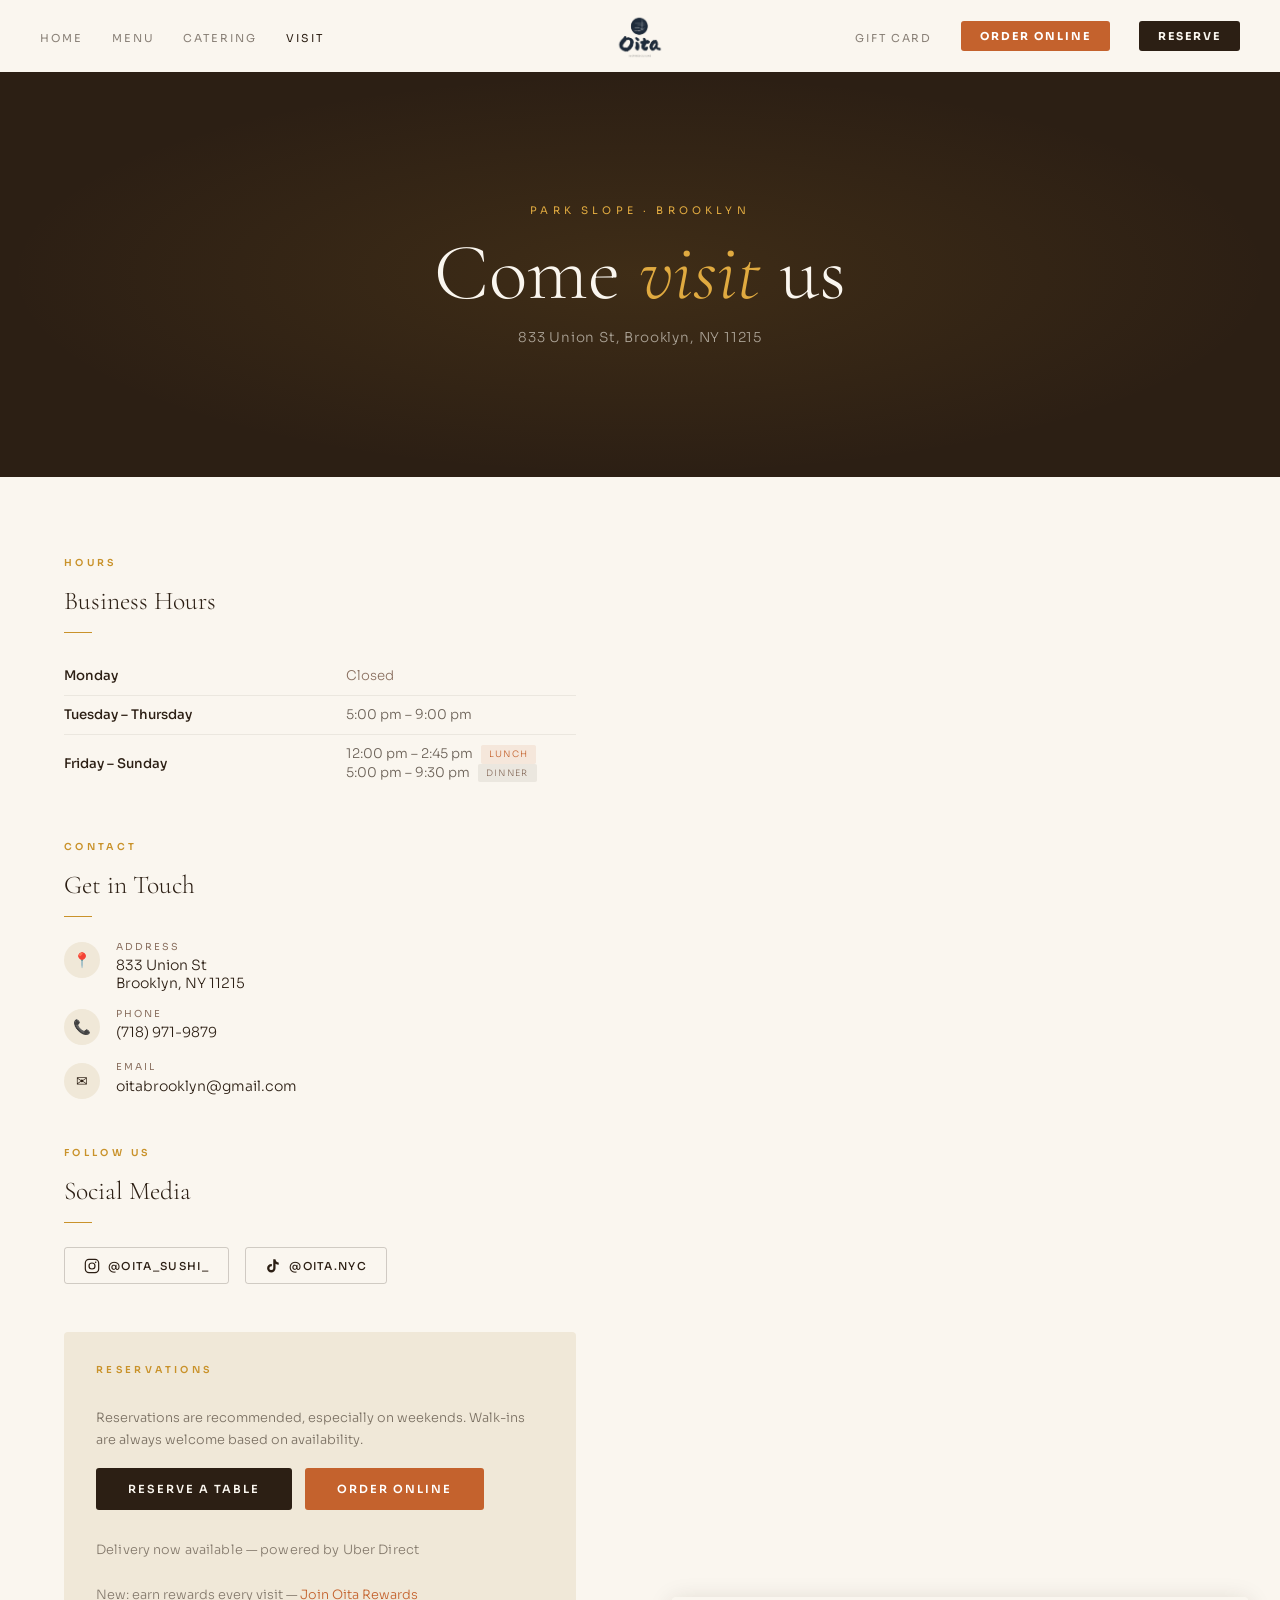
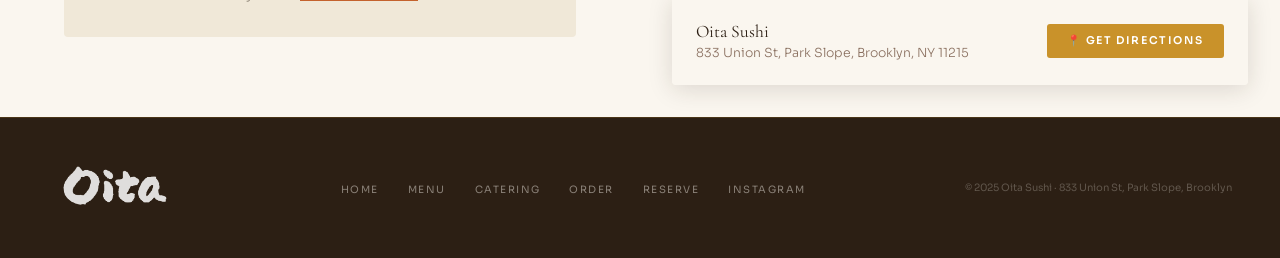
<file: visit.html>
<!DOCTYPE html>
<html lang="en">
<head>
  <!-- Google tag (gtag.js) -->
  <script async src="https://www.googletagmanager.com/gtag/js?id=G-R6SVEXHYLB"></script>
  <script>
    window.dataLayer = window.dataLayer || [];
    function gtag(){dataLayer.push(arguments);}
    gtag('js', new Date());
    gtag('config', 'G-R6SVEXHYLB');
  </script>

<meta charset="UTF-8">
<link rel="icon" type="image/png" href="[data-uri]">
<meta name="viewport" content="width=device-width, initial-scale=1.0">
<title>Visit Us — Oita Sushi · Park Slope, Brooklyn</title>
<link rel="preconnect" href="https://fonts.googleapis.com">
<link href="https://fonts.googleapis.com/css2?family=Cormorant+Garamond:ital,wght@0,300;0,400;0,600;1,300;1,400&family=Sora:wght@300;400;500;600;700&display=swap" rel="stylesheet">
<style>
:root {
  --cream:  #faf6ef;
  --beige:  #f0e8d8;
  --beige2: #e8dcc8;
  --brown:  #2c1f14;
  --brown2: #4a3728;
  --gold:   #c9922a;
  --gold2:  #e0aa40;
  --terra:  #c4622d;
  --stone:  #8a7060;
}
*,*::before,*::after{box-sizing:border-box;margin:0;padding:0;}
html{scroll-behavior:smooth;}
body{font-family:'Sora',sans-serif;background:var(--cream);color:var(--brown);}

/* NAV */
nav{
  position:fixed;top:0;left:0;right:0;height:72px;z-index:100;
  display:grid;grid-template-columns:1fr auto 1fr;align-items:center;
  padding:0 2.5rem;background:rgba(250,246,239,0.96);
  backdrop-filter:blur(12px);box-shadow:0 1px 0 rgba(44,31,20,0.1);
}
.nav-left,.nav-right{display:flex;align-items:center;gap:1.8rem;list-style:none;}
.nav-right{justify-content:flex-end;}
.nav-left a,.nav-right a{font-size:0.68rem;letter-spacing:0.18em;text-transform:uppercase;color:rgba(44,31,20,0.55);text-decoration:none;transition:color 0.2s;white-space:nowrap;}
.nav-left a:hover,.nav-right a:hover,.nav-left a.active{color:var(--brown);}
.nav-logo img{height:52px;display:block;}
.nav-btn{display:inline-block;padding:0.5rem 1.2rem;font-size:0.67rem;font-weight:700;letter-spacing:0.12em;text-transform:uppercase;border-radius:3px;text-decoration:none!important;transition:opacity 0.2s;}
.nav-btn:hover{opacity:0.82!important;}
.btn-order{background:var(--terra)!important;color:#fff!important;}
.btn-reserve{background:var(--brown)!important;color:var(--cream)!important;}
.hamburger{display:none;flex-direction:column;gap:5px;cursor:pointer;background:none;border:none;}
.hamburger span{display:block;width:24px;height:1px;background:var(--brown);}

/* HERO */
.hero{
  height:45vh;min-height:360px;margin-top:72px;
  background:var(--brown);
  display:flex;align-items:center;justify-content:center;
  text-align:center;position:relative;overflow:hidden;
}
.hero::before{
  content:'';position:absolute;inset:0;
  background:radial-gradient(ellipse at center,rgba(201,146,42,0.12) 0%,transparent 70%);
}
.hero-content{position:relative;z-index:2;}
.hero-eyebrow{font-size:0.65rem;letter-spacing:0.4em;text-transform:uppercase;color:var(--gold2);margin-bottom:1rem;}
.hero-title{font-family:'Cormorant Garamond',serif;font-size:clamp(3rem,7vw,5rem);font-weight:300;color:var(--cream);line-height:1;margin-bottom:1rem;}
.hero-title em{font-style:italic;color:var(--gold2);}
.hero-sub{font-size:0.85rem;font-weight:300;color:rgba(250,246,239,0.6);letter-spacing:0.06em;}

/* MAIN CONTENT */
.main{display:grid;grid-template-columns:1fr 1fr;min-height:65vh;}

/* LEFT — INFO */
.info-panel{
  background:var(--cream);
  padding:5rem 4rem;
  display:flex;flex-direction:column;justify-content:center;gap:3rem;
}
.info-block{}
.info-label{font-size:0.6rem;letter-spacing:0.35em;text-transform:uppercase;color:var(--gold);font-weight:600;margin-bottom:1rem;display:block;}
.info-title{font-family:'Cormorant Garamond',serif;font-size:1.6rem;font-weight:300;color:var(--brown);margin-bottom:1rem;}
.rule{width:28px;height:1px;background:var(--gold);margin-bottom:1.5rem;}

/* HOURS TABLE */
.hours-table{width:100%;border-collapse:collapse;}
.hours-table tr{border-bottom:1px solid rgba(44,31,20,0.07);}
.hours-table tr:last-child{border-bottom:none;}
.hours-table td{padding:0.65rem 0;font-size:0.83rem;font-weight:300;color:rgba(44,31,20,0.7);}
.hours-table td:first-child{font-weight:500;color:var(--brown);width:55%;}
.hours-table .closed{color:var(--stone);}
.hours-badge{
  display:inline-block;font-size:0.55rem;letter-spacing:0.15em;
  text-transform:uppercase;background:rgba(196,98,45,0.1);
  color:var(--terra);padding:0.2rem 0.5rem;border-radius:2px;margin-left:0.5rem;vertical-align:middle;
}

/* CONTACT LIST */
.contact-list{display:flex;flex-direction:column;gap:1rem;}
.contact-item{display:flex;align-items:flex-start;gap:1rem;}
.contact-icon{
  width:36px;height:36px;border-radius:50%;
  background:var(--beige);display:flex;align-items:center;justify-content:center;
  font-size:0.9rem;flex-shrink:0;margin-top:0.1rem;
}
.contact-text{}
.contact-label{font-size:0.6rem;letter-spacing:0.2em;text-transform:uppercase;color:var(--stone);margin-bottom:0.2rem;}
.contact-value{font-size:0.88rem;font-weight:300;color:var(--brown);}
.contact-value a{color:var(--brown);text-decoration:none;transition:color 0.2s;}
.contact-value a:hover{color:var(--gold);}

/* SOCIAL ROW */
.social-row{display:flex;gap:1rem;margin-top:0.5rem;}
.social-btn{
  display:inline-flex;align-items:center;gap:0.5rem;
  padding:0.6rem 1.2rem;border:1px solid rgba(44,31,20,0.2);
  color:var(--brown);font-size:0.68rem;letter-spacing:0.12em;
  text-transform:uppercase;text-decoration:none;border-radius:3px;
  transition:border-color 0.2s,color 0.2s;font-weight:500;
}
.social-btn:hover{border-color:var(--gold);color:var(--gold);}

/* RESERVE BLOCK */
.reserve-block{
  background:var(--beige);border-radius:4px;padding:2rem;
  display:flex;flex-direction:column;gap:1rem;
}
.reserve-block p{font-size:0.8rem;font-weight:300;color:rgba(44,31,20,0.6);line-height:1.7;}
.btn-brown{
  display:inline-flex;align-items:center;gap:0.5rem;
  padding:0.9rem 2rem;background:var(--brown);color:var(--cream);
  font-size:0.7rem;font-weight:600;letter-spacing:0.18em;text-transform:uppercase;
  text-decoration:none;border-radius:3px;transition:background 0.2s;align-self:flex-start;
}
.btn-brown:hover{background:var(--brown2);}
.btn-terra{
  display:inline-flex;align-items:center;gap:0.5rem;
  padding:0.9rem 2rem;background:var(--terra);color:#fff;
  font-size:0.7rem;font-weight:600;letter-spacing:0.18em;text-transform:uppercase;
  text-decoration:none;border-radius:3px;transition:background 0.2s;align-self:flex-start;
}
.btn-terra:hover{background:#d4743f;}

/* RIGHT — MAP */
.map-panel{position:relative;min-height:600px;}
.map-panel iframe{
  width:100%;height:100%;border:0;display:block;
  filter:sepia(0.15) saturate(0.9);
  min-height:600px;
}

/* ADDRESS CARD */
.address-card{
  position:absolute;bottom:2rem;left:2rem;right:2rem;
  background:rgba(250,246,239,0.97);backdrop-filter:blur(8px);
  padding:1.5rem;border-radius:4px;
  box-shadow:0 4px 24px rgba(44,31,20,0.15);
  display:flex;align-items:center;justify-content:space-between;gap:1rem;
  flex-wrap:wrap;
}
.address-text{}
.address-name{font-family:'Cormorant Garamond',serif;font-size:1.1rem;font-weight:400;color:var(--brown);margin-bottom:0.2rem;}
.address-street{font-size:0.78rem;font-weight:300;color:var(--stone);}
.directions-btn{
  display:inline-flex;align-items:center;gap:0.4rem;
  padding:0.65rem 1.3rem;background:var(--gold);color:#fff;
  font-size:0.67rem;font-weight:600;letter-spacing:0.15em;text-transform:uppercase;
  text-decoration:none;border-radius:3px;transition:background 0.2s;white-space:nowrap;
}
.directions-btn:hover{background:var(--gold2);}

/* FOOTER */
footer{background:var(--brown);padding:3rem;display:flex;justify-content:space-between;align-items:center;flex-wrap:wrap;gap:1.5rem;border-top:1px solid rgba(201,146,42,0.2);}
.footer-logo img{height:52px;display:block;}
.footer-nav{display:flex;gap:1.8rem;list-style:none;flex-wrap:wrap;}
.footer-nav a{font-size:0.63rem;letter-spacing:0.15em;text-transform:uppercase;color:rgba(250,246,239,0.45);text-decoration:none;transition:color 0.2s;}
.footer-nav a:hover{color:var(--cream);}
.footer-copy{font-size:0.63rem;color:rgba(250,246,239,0.25);}

/* MOBILE */
.mob-overlay{display:none;position:fixed;inset:0;background:var(--cream);z-index:200;flex-direction:column;align-items:center;justify-content:center;gap:2rem;}
.mob-overlay.open{display:flex;}
.mob-overlay a{font-family:'Cormorant Garamond',serif;font-size:2.4rem;font-weight:300;color:var(--brown);text-decoration:none;}
.mob-overlay a:hover{color:var(--gold);}
.mob-close{position:absolute;top:1.8rem;right:2rem;background:none;border:none;font-size:2.2rem;cursor:pointer;color:var(--brown);line-height:1;}

/* REVEAL */
.reveal{opacity:0;transform:translateY(24px);transition:opacity 0.8s ease,transform 0.8s ease;}
.reveal.in{opacity:1;transform:none;}
.d1{transition-delay:0.1s;}.d2{transition-delay:0.2s;}.d3{transition-delay:0.3s;}

@media(max-width:900px){
  nav{grid-template-columns:1fr auto;padding:0 1.5rem;}
  .nav-left,.nav-right{display:none;}
  .hamburger{display:flex;}
  .main{grid-template-columns:1fr;}
  .info-panel{padding:3rem 1.5rem;gap:2.5rem;}
  .map-panel{min-height:420px;}
  .map-panel iframe{min-height:420px;}
  .address-card{position:relative;bottom:auto;left:auto;right:auto;margin:1rem;}
  footer{flex-direction:column;text-align:center;padding:2.5rem 1.5rem;}
  .footer-nav{justify-content:center;}
}
</style>

<meta property="og:type" content="website">
<meta property="og:url" content="https://oitasushi.com/">
<meta property="og:title" content="Visit Us — Oita Sushi · 833 Union St, Brooklyn">
<meta property="og:description" content="Visit Oita Sushi in Park Slope, Brooklyn. 833 Union St. Open Tue–Sun.">
<meta property="og:image" content="https://i.ibb.co/bt2jjqQ/Oita-Catering-Pics.png">
<meta property="og:image:width" content="1200">
<meta property="og:image:height" content="630">
<meta name="twitter:card" content="summary_large_image">
<meta name="twitter:title" content="Visit Us — Oita Sushi · 833 Union St, Brooklyn">
<meta name="twitter:description" content="Visit Oita Sushi in Park Slope, Brooklyn. 833 Union St. Open Tue–Sun.">
<meta name="twitter:image" content="https://i.ibb.co/bt2jjqQ/Oita-Catering-Pics.png">
<!-- Google Analytics -->
<script async src="https://www.googletagmanager.com/gtag/js?id=G-12EVY56HXP"></script>
<script>
  window.dataLayer = window.dataLayer || [];
  function gtag(){dataLayer.push(arguments);}
  gtag('js', new Date());
  gtag('config', 'G-12EVY56HXP');
</script>
</head>
<body>

<nav>
  <ul class="nav-left">
    <li><a href="index.html">Home</a></li>
    <li><a href="menu.html">Menu</a></li>
    <li><a href="catering.html">Catering</a></li>
    <li><a href="visit.html" class="active">Visit</a></li>
  </ul>
  <div style="display:flex;justify-content:center;">
    <a href="index.html"><img src="[data-uri]" alt="Oita" style="height:52px;display:block;"></a>
  </div>
  <ul class="nav-right">
    <li><a href="https://mylightspeed.app/giftcard/ab99ff0e-34a1-4597-a835-07695f3b9f16/menu" target="_blank">Gift Card</a></li>
    <li><a href="https://mylightspeed.app/YLLKNADZ/C-ordering" target="_blank" class="nav-btn btn-order">Order Online</a></li>
    <li><a href="https://resy.com/cities/ny/oita-sushi" target="_blank" class="nav-btn btn-reserve">Reserve</a></li>
  </ul>
  <button class="hamburger" id="hbg"><span></span><span></span><span></span></button>
</nav>

<div class="mob-overlay" id="mob">
  <button class="mob-close" id="mclose">×</button>
  <a href="index.html">Home</a>
  <a href="menu.html">Menu</a>
  <a href="catering.html">Catering</a>
  <a href="visit.html">Visit</a>
  <a href="https://mylightspeed.app/YLLKNADZ/C-ordering" target="_blank">Order Online</a>
  <a href="https://resy.com/cities/ny/oita-sushi" target="_blank">Reserve</a>
</div>

<!-- HERO -->
<div class="hero">
  <div class="hero-content">
    <p class="hero-eyebrow">Park Slope · Brooklyn</p>
    <h1 class="hero-title">Come <em>visit</em> us</h1>
    <p class="hero-sub">833 Union St, Brooklyn, NY 11215</p>
  </div>
</div>

<!-- MAIN -->
<div class="main">

  <!-- LEFT INFO -->
  <div class="info-panel">

    <!-- HOURS -->
    <div class="info-block reveal">
      <span class="info-label">Hours</span>
      <h2 class="info-title">Business Hours</h2>
      <div class="rule"></div>
      <table class="hours-table">
        <tr>
          <td>Monday</td>
          <td class="closed">Closed</td>
        </tr>
        <tr>
          <td>Tuesday – Thursday</td>
          <td>5:00 pm – 9:00 pm</td>
        </tr>
        <tr>
          <td>Friday – Sunday</td>
          <td>
            12:00 pm – 2:45 pm<span class="hours-badge">Lunch</span><br>
            5:00 pm – 9:30 pm<span class="hours-badge" style="background:rgba(44,31,20,0.07);color:var(--stone);">Dinner</span>
          </td>
        </tr>
      </table>
    </div>

    <!-- CONTACT -->
    <div class="info-block reveal d1">
      <span class="info-label">Contact</span>
      <h2 class="info-title">Get in Touch</h2>
      <div class="rule"></div>
      <div class="contact-list">
        <div class="contact-item">
          <div class="contact-icon">📍</div>
          <div class="contact-text">
            <div class="contact-label">Address</div>
            <div class="contact-value">833 Union St<br>Brooklyn, NY 11215</div>
          </div>
        </div>
        <div class="contact-item">
          <div class="contact-icon">📞</div>
          <div class="contact-text">
            <div class="contact-label">Phone</div>
            <div class="contact-value"><a href="tel:7189719879">(718) 971-9879</a></div>
          </div>
        </div>
        <div class="contact-item">
          <div class="contact-icon">✉</div>
          <div class="contact-text">
            <div class="contact-label">Email</div>
            <div class="contact-value"><a href="mailto:oitabrooklyn@gmail.com">oitabrooklyn@gmail.com</a></div>
          </div>
        </div>
      </div>
    </div>

    <!-- SOCIAL -->
    <div class="info-block reveal d2">
      <span class="info-label">Follow Us</span>
      <h2 class="info-title">Social Media</h2>
      <div class="rule"></div>
      <div class="social-row">
        <a href="https://www.instagram.com/oita_sushi_/" target="_blank" class="social-btn">
          <svg width="16" height="16" viewBox="0 0 24 24" fill="none" stroke="currentColor" stroke-width="1.8"><rect x="2" y="2" width="20" height="20" rx="5.5"/><circle cx="12" cy="12" r="4.5"/><circle cx="17.5" cy="6.5" r="1.2" fill="currentColor" stroke="none"/></svg>
          @oita_sushi_
        </a>
        <a href="https://www.tiktok.com/@oita.nyc" target="_blank" class="social-btn">
          <svg width="16" height="16" viewBox="0 0 24 24" fill="currentColor"><path d="M19.59 6.69a4.83 4.83 0 01-3.77-4.25V2h-3.45v13.67a2.89 2.89 0 01-2.88 2.5 2.89 2.89 0 01-2.89-2.89 2.89 2.89 0 012.89-2.89c.28 0 .54.04.79.1V9.01a6.27 6.27 0 00-.79-.05 6.34 6.34 0 00-6.34 6.34 6.34 6.34 0 006.34 6.34 6.34 6.34 0 006.33-6.34V8.69a8.17 8.17 0 004.78 1.52V6.76a4.85 4.85 0 01-1.01-.07z"/></svg>
          @oita.nyc
        </a>
      </div>
    </div>

    <!-- RESERVE -->
    <div class="reserve-block reveal d3">
      <span class="info-label">Reservations</span>
      <p>Reservations are recommended, especially on weekends. Walk-ins are always welcome based on availability.</p>
      <div style="display:flex;gap:0.8rem;flex-wrap:wrap;">
        <a href="https://resy.com/cities/ny/oita-sushi" target="_blank" class="btn-brown">Reserve a Table</a>
        <a href="https://mylightspeed.app/YLLKNADZ/C-ordering" target="_blank" class="btn-terra">Order Online</a>
      </div>
      <p style="font-family:'Sora',sans-serif;font-size:0.8rem;letter-spacing:0.01em;line-height:1.5;color:rgba(44,31,20,0.55);margin-top:0.9rem;">Delivery now available — powered by Uber Direct</p>
      <p style="font-family:'Sora',sans-serif;font-size:0.8rem;line-height:1.5;color:rgba(44,31,20,0.55);margin-top:0.6rem;">New: earn rewards every visit — <a href="https://forms.leat.com/forms/792a3d06-210e-4f70-9212-f5f5157b4e76?account-uuid=aad8da73-3aed-4cfc-a7de-01817fcc23b9" target="_blank" rel="noopener" style="color:var(--terra);text-decoration:underline;">Join Oita Rewards</a></p>
    </div>

  </div>

  <!-- RIGHT MAP -->
  <div class="map-panel">
    <iframe
      src="https://maps.google.com/maps?q=oita+sushi+833+union+st+brooklyn&z=16&output=embed"
      loading="lazy"
      allowfullscreen
      title="Oita Sushi location">
    </iframe>
    <div class="address-card">
      <div class="address-text">
        <div class="address-name">Oita Sushi</div>
        <div class="address-street">833 Union St, Park Slope, Brooklyn, NY 11215</div>
      </div>
      <a href="https://maps.google.com/maps?q=oita+sushi+833+union+st+brooklyn" target="_blank" class="directions-btn">
        📍 Get Directions
      </a>
    </div>
  </div>

</div>

<!-- FOOTER -->
<footer>
  <div class="footer-logo"><img src="[data-uri]" alt="Oita" style="height:44px;filter:brightness(0) invert(1);opacity:0.85;"></div>
  <ul class="footer-nav">
    <li><a href="index.html">Home</a></li>
    <li><a href="menu.html">Menu</a></li>
    <li><a href="catering.html">Catering</a></li>
    <li><a href="https://mylightspeed.app/YLLKNADZ/C-ordering" target="_blank">Order</a></li>
    <li><a href="https://resy.com/cities/ny/oita-sushi" target="_blank">Reserve</a></li>
    <li><a href="https://www.instagram.com/oita_sushi_/" target="_blank">Instagram</a></li>
  </ul>
  <p class="footer-copy">© 2025 Oita Sushi · 833 Union St, Park Slope, Brooklyn</p>
</footer>

<script>
document.getElementById('hbg').addEventListener('click', () => document.getElementById('mob').classList.add('open'));
document.getElementById('mclose').addEventListener('click', () => document.getElementById('mob').classList.remove('open'));
const ro = new IntersectionObserver(es => es.forEach(e => { if(e.isIntersecting) e.target.classList.add('in'); }), {threshold:0.1});
document.querySelectorAll('.reveal').forEach(el => ro.observe(el));
</script>
</body>
</html>
</file>
